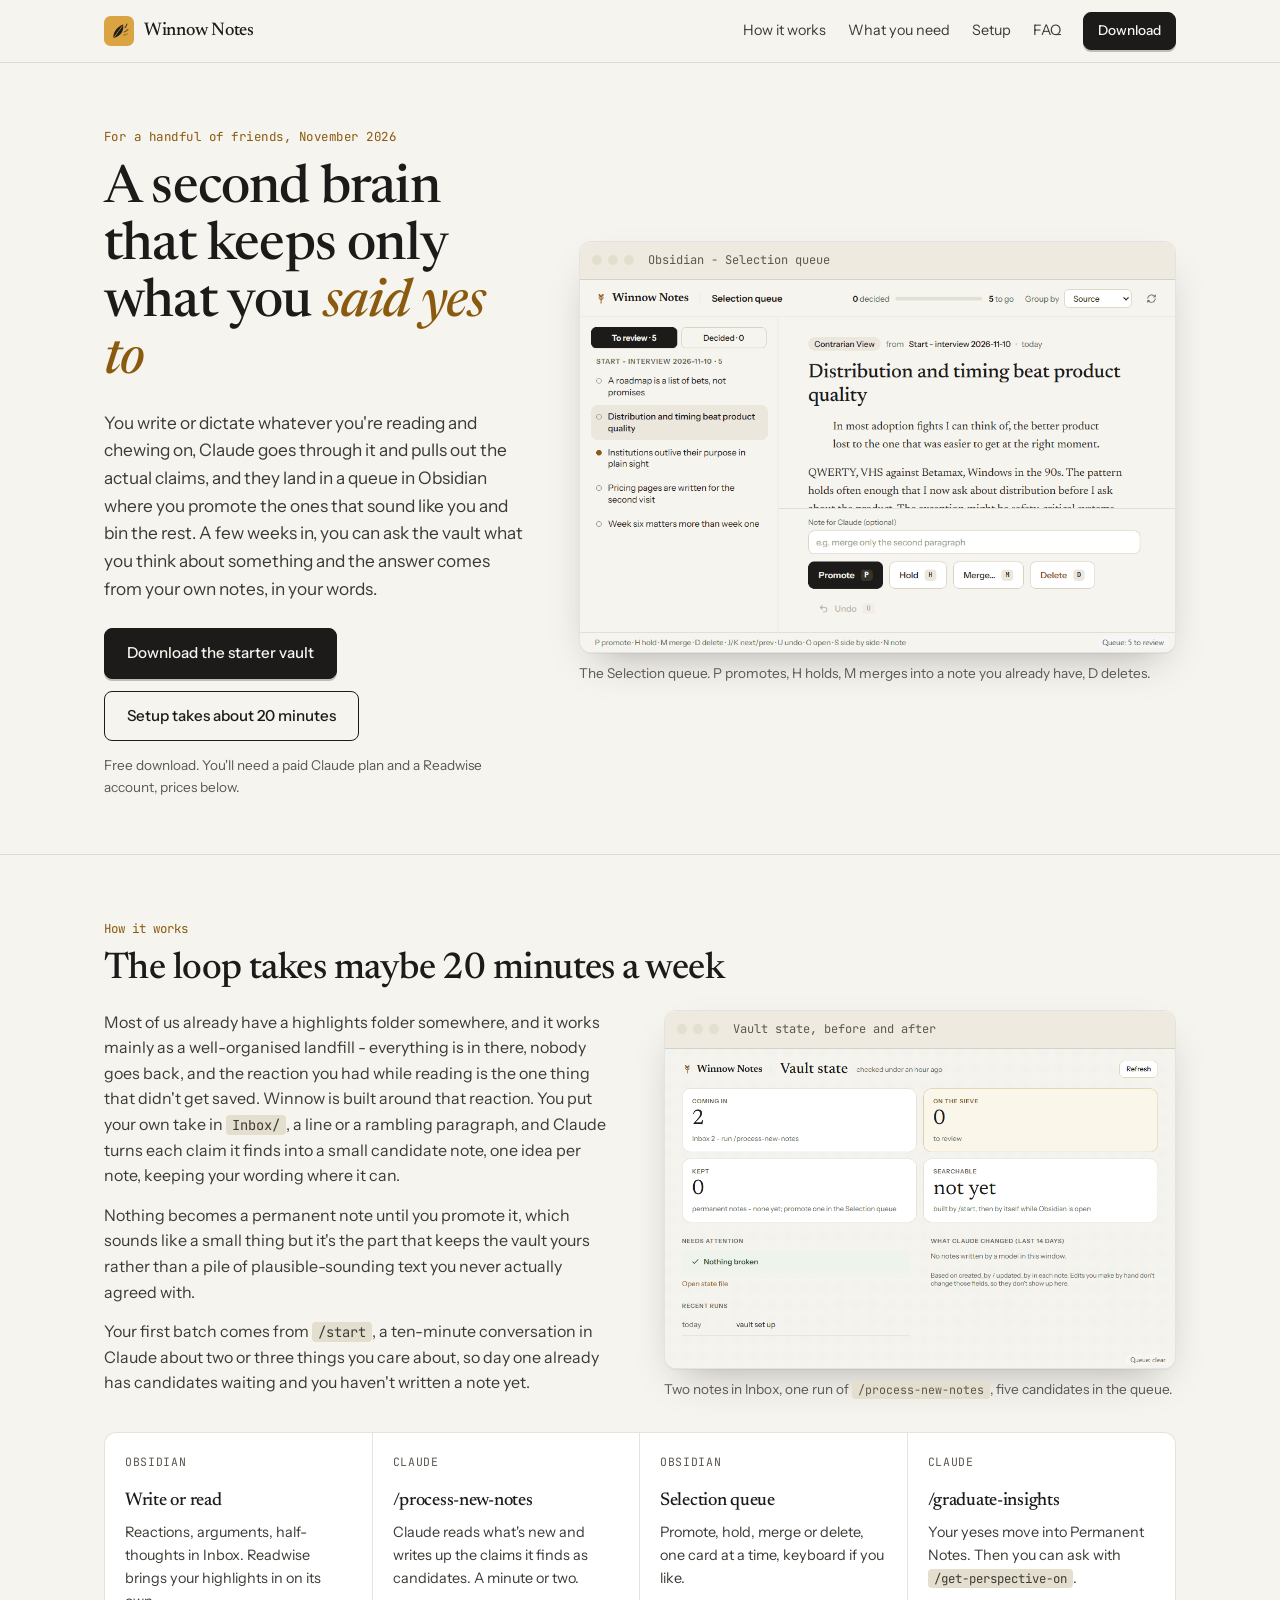
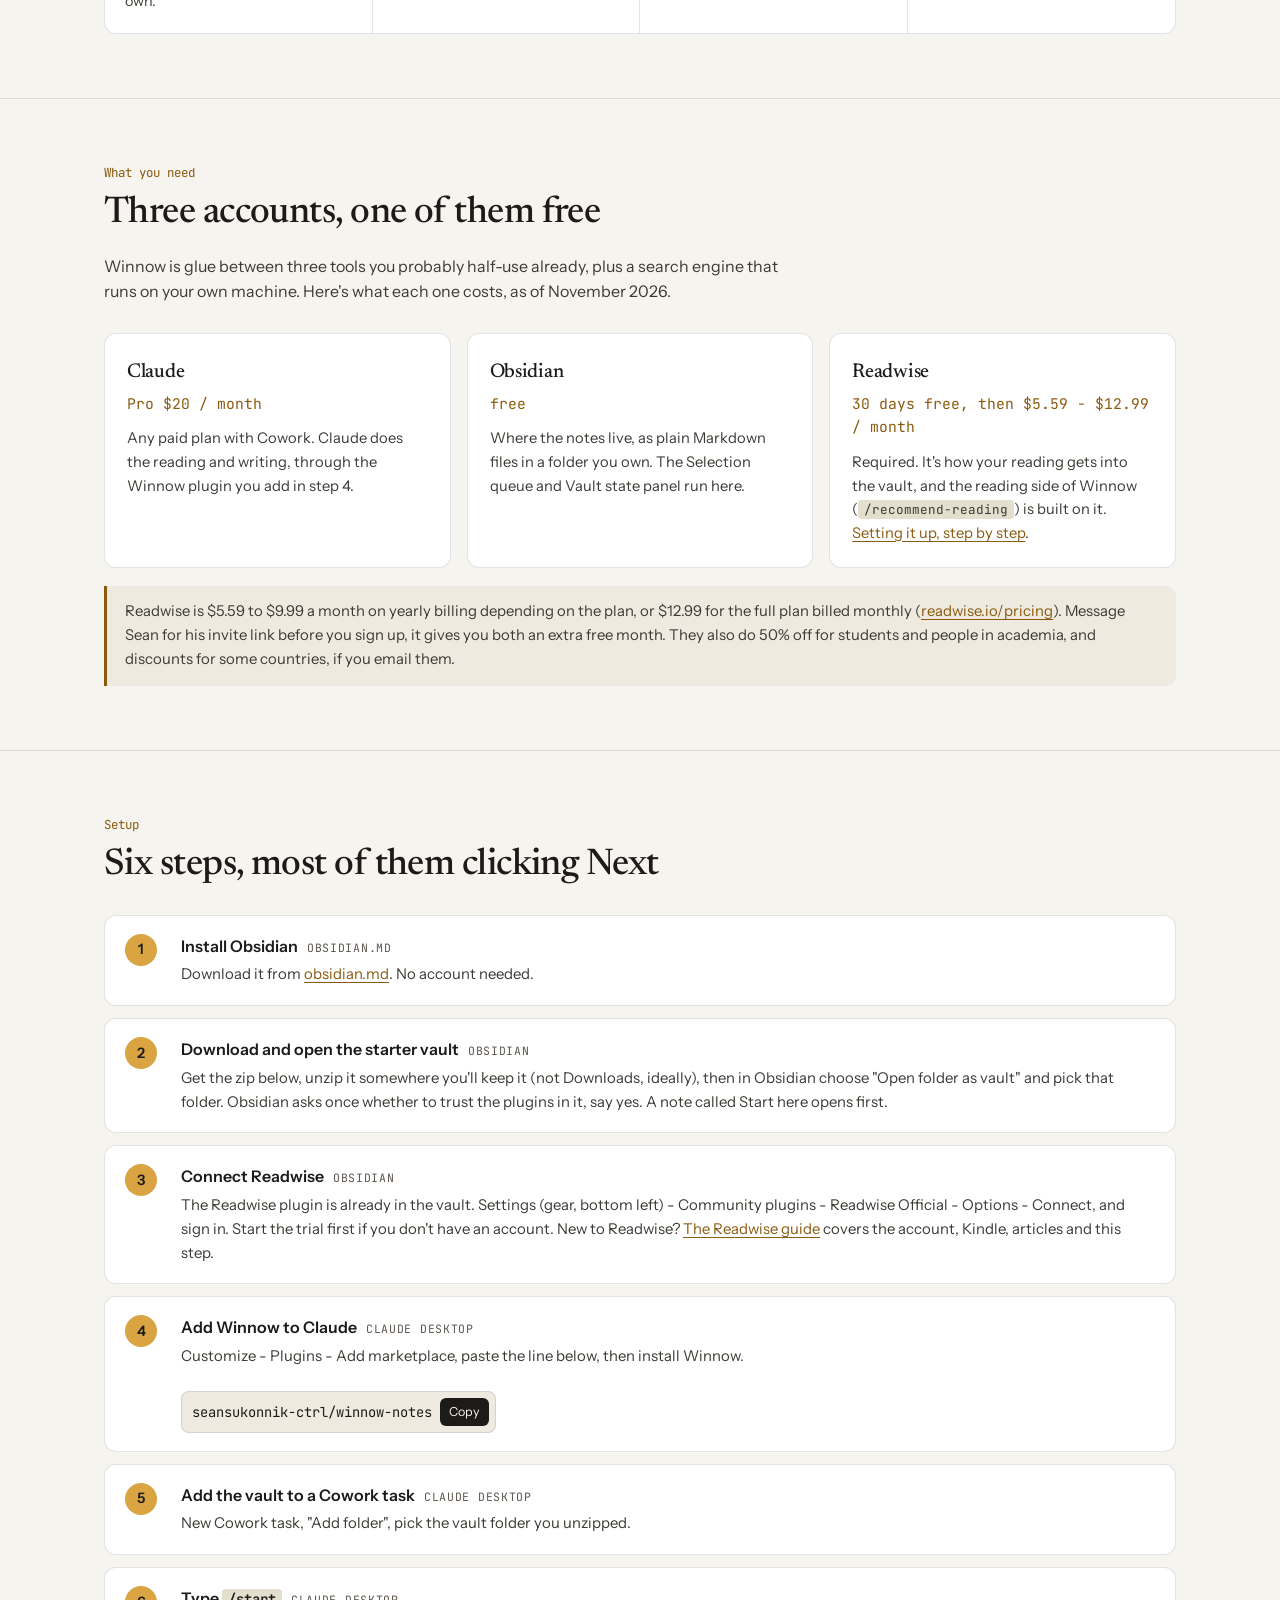
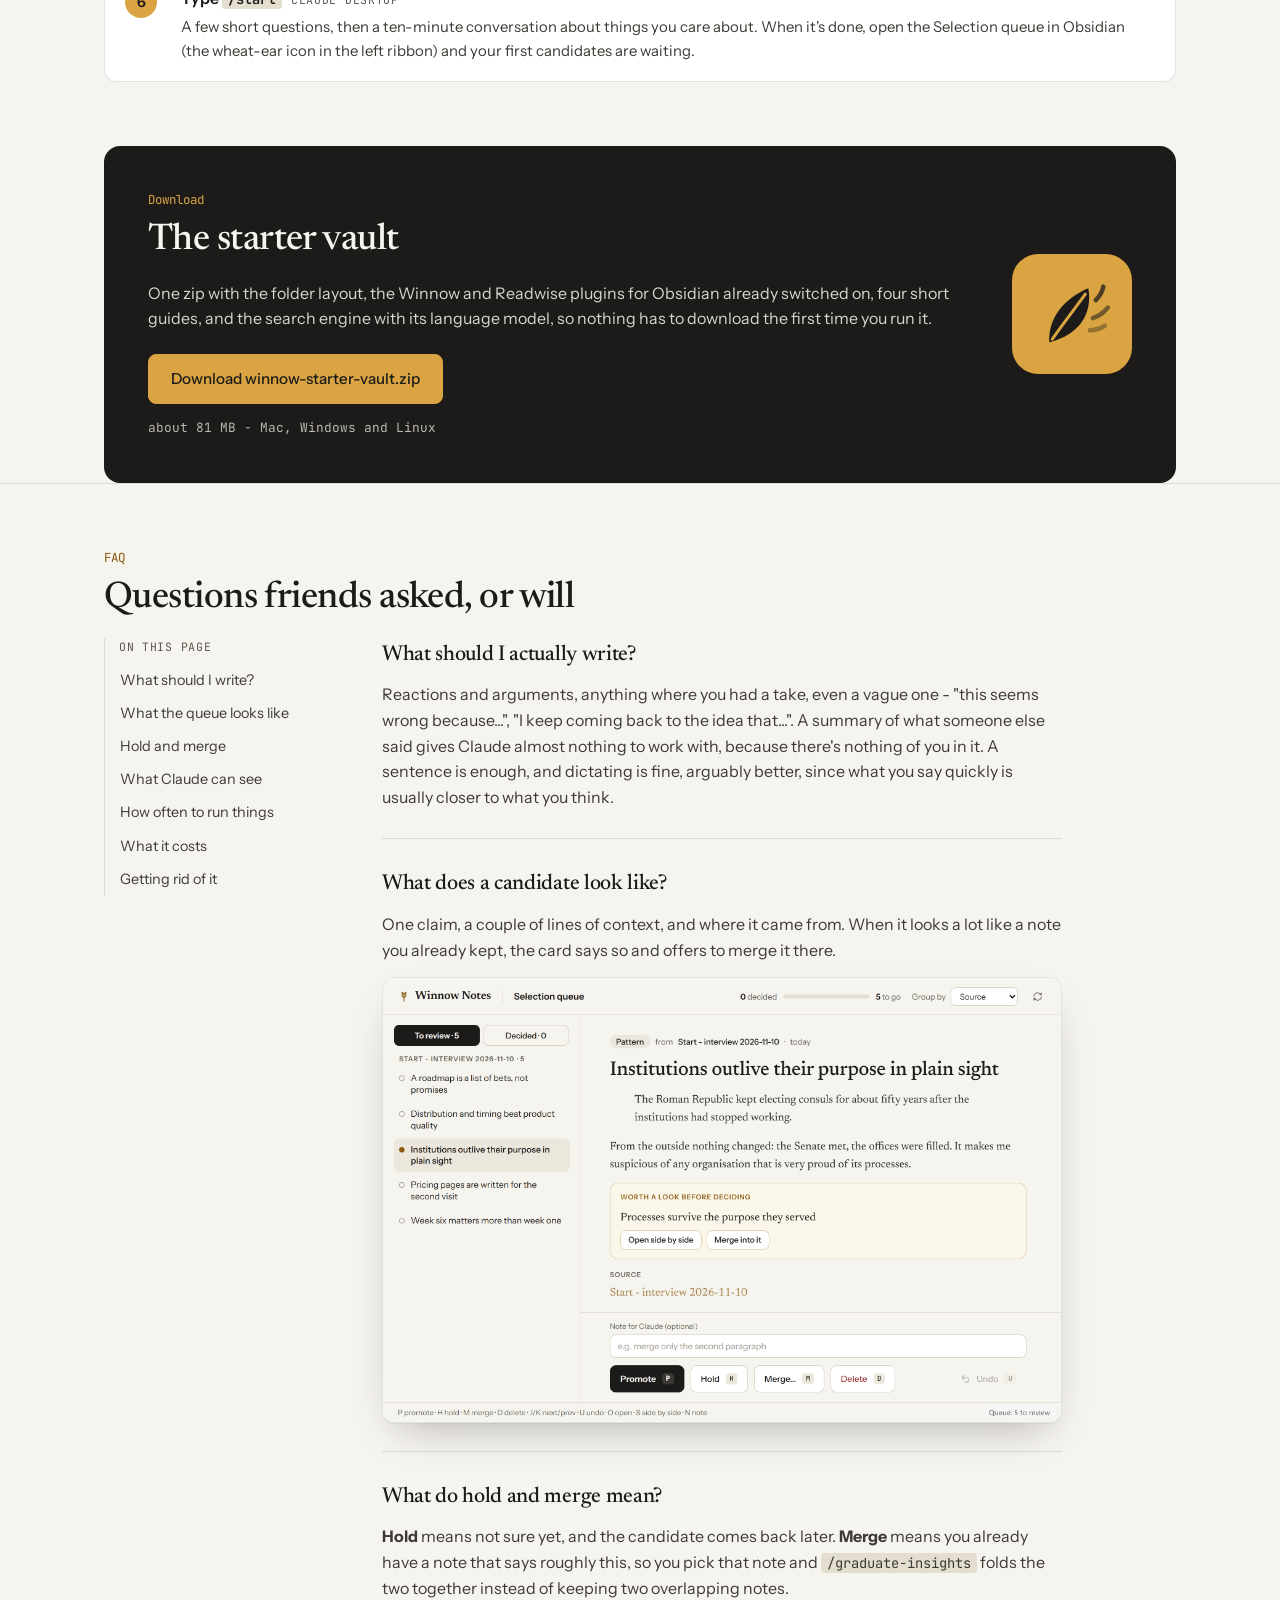
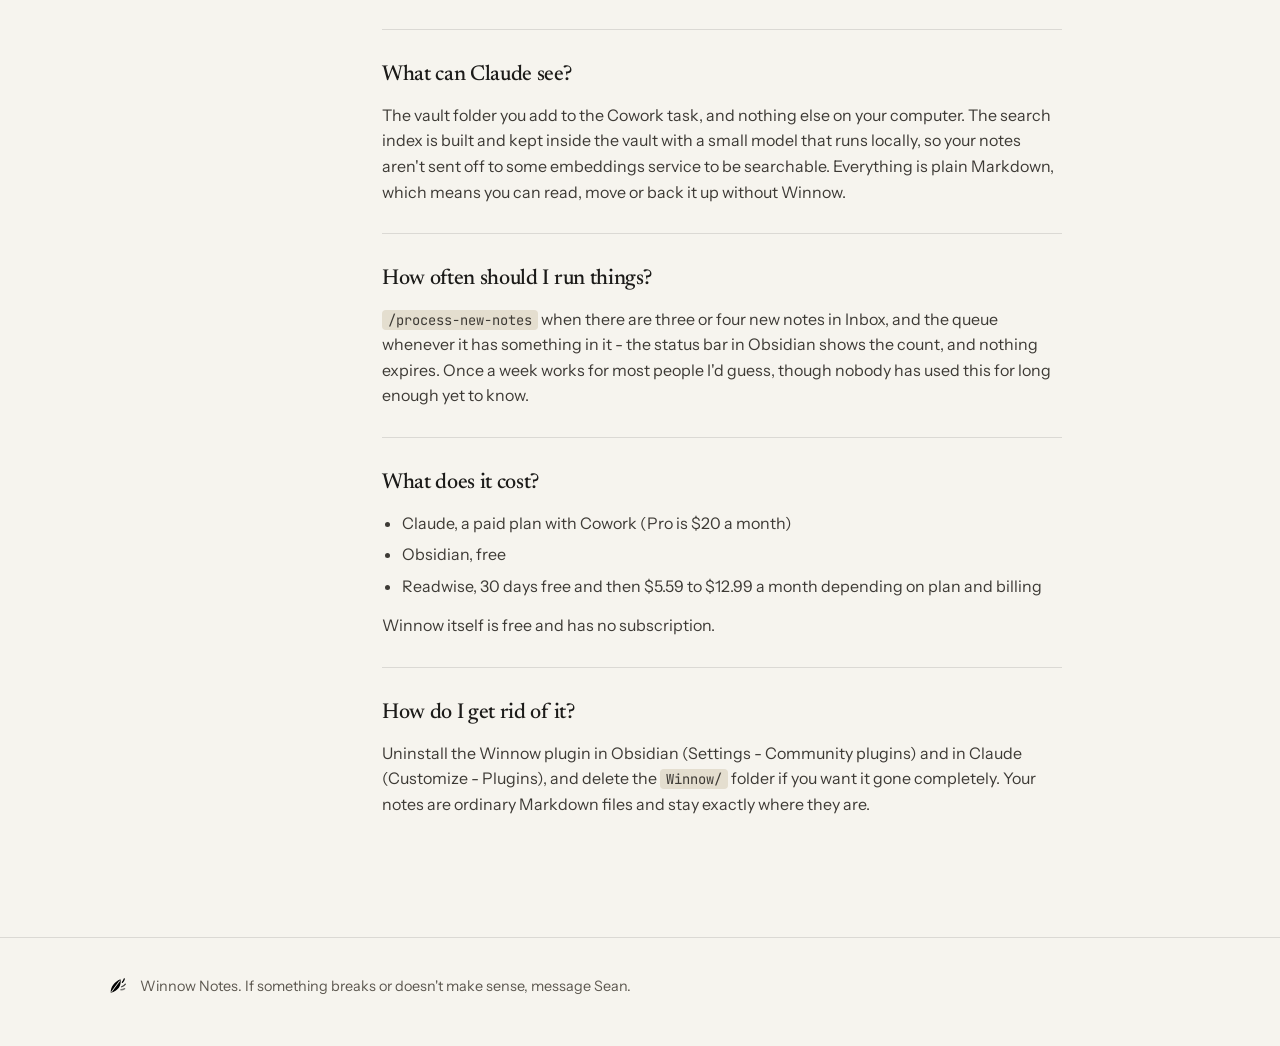
<file: site/index.html>
<!DOCTYPE html>
<html lang="en">
<head>
<meta charset="UTF-8">
<meta name="viewport" content="width=device-width, initial-scale=1.0">
<meta name="robots" content="noindex">
<meta name="description" content="Winnow Notes - Claude reads what you write, proposes the claims it finds, and keeps only the ones you say yes to. Built on Obsidian, Claude and Readwise.">
<title>Winnow Notes</title>
<link rel="icon" href="assets/winnow-mark-B1-gold-tile.svg" type="image/svg+xml">
<link rel="preconnect" href="https://fonts.googleapis.com">
<link rel="preconnect" href="https://fonts.gstatic.com" crossorigin>
<link href="https://fonts.googleapis.com/css2?family=Newsreader:ital,opsz,wght@0,6..72,400;0,6..72,500;0,6..72,600;1,6..72,400&family=Instrument+Sans:wght@400;500;600&family=JetBrains+Mono:wght@400;500&display=swap" rel="stylesheet">
<link rel="stylesheet" href="assets/site.css">
</head>
<body>

<header class="nav">
  <div class="nav-in">
    <img class="logo" src="assets/winnow-mark-B1-gold-tile.svg" alt="" width="30" height="30">
    <a href="#top" class="wordmark">Winnow Notes</a>
    <nav class="nav-links" aria-label="Page">
      <a href="#how">How it works</a>
      <a href="#need">What you need</a>
      <a href="#setup">Setup</a>
      <a href="#faq">FAQ</a>
      <a href="#download" class="btn">Download</a>
    </nav>
  </div>
</header>

<main id="top">
  <div class="wrap">
    <div class="hero">
      <div>
        <p class="eyebrow">For a handful of friends, November 2026</p>
        <h1>A second brain that keeps only what you <em>said yes to</em></h1>
        <p class="sub">You write or dictate whatever you're reading and chewing on, Claude goes through it and pulls out the actual claims, and they land in a queue in Obsidian where you promote the ones that sound like you and bin the rest. A few weeks in, you can ask the vault what you think about something and the answer comes from your own notes, in your words.</p>
        <div class="cta">
          <a href="#download" class="btn">Download the starter vault</a>
          <a href="#setup" class="btn btn-ghost">Setup takes about 20 minutes</a>
        </div>
        <p class="small">Free download. You'll need a paid Claude plan and a Readwise account, prices below.</p>
      </div>
      <figure>
        <div class="window">
          <div class="window-bar"><i></i><i></i><i></i><span>Obsidian - Selection queue</span></div>
          <img src="assets/selection-queue.gif" width="960" height="600" alt="The Selection queue in Obsidian. A list of candidate notes on the left, one open card on the right with its claim and source, and Promote, Hold, Merge and Delete buttons. The animation promotes one card, holds the next and merges a third into an existing note.">
        </div>
        <figcaption>The Selection queue. P promotes, H holds, M merges into a note you already have, D deletes.</figcaption>
      </figure>
    </div>
  </div>

  <section id="how">
    <div class="wrap">
      <p class="label">How it works</p>
      <h2>The loop takes maybe 20 minutes a week</h2>
      <div class="split">
        <div class="prose">
          <p>Most of us already have a highlights folder somewhere, and it works mainly as a well-organised landfill - everything is in there, nobody goes back, and the reaction you had while reading is the one thing that didn't get saved. Winnow is built around that reaction. You put your own take in <code>Inbox/</code>, a line or a rambling paragraph, and Claude turns each claim it finds into a small candidate note, one idea per note, keeping your wording where it can.</p>
          <p>Nothing becomes a permanent note until you promote it, which sounds like a small thing but it's the part that keeps the vault yours rather than a pile of plausible-sounding text you never actually agreed with.</p>
          <p>Your first batch comes from <code>/start</code>, a ten-minute conversation in Claude about two or three things you care about, so day one already has candidates waiting and you haven't written a note yet.</p>
        </div>
        <figure>
          <div class="window">
            <div class="window-bar"><i></i><i></i><i></i><span>Vault state, before and after</span></div>
            <img src="assets/candidates-appear.gif" width="960" height="600" loading="lazy" alt="The Vault state panel with two notes waiting in Inbox, then the same panel after the run with five candidates waiting, then the Selection queue showing those five candidates.">
          </div>
          <figcaption>Two notes in Inbox, one run of <code>/process-new-notes</code>, five candidates in the queue.</figcaption>
        </figure>
      </div>
      <div class="loop">
        <div><p class="where">Obsidian</p><h3>Write or read</h3><p>Reactions, arguments, half-thoughts in Inbox. Readwise brings your highlights in on its own.</p></div>
        <div><p class="where">Claude</p><h3>/process-new-notes</h3><p>Claude reads what's new and writes up the claims it finds as candidates. A minute or two.</p></div>
        <div><p class="where">Obsidian</p><h3>Selection queue</h3><p>Promote, hold, merge or delete, one card at a time, keyboard if you like.</p></div>
        <div><p class="where">Claude</p><h3>/graduate-insights</h3><p>Your yeses move into Permanent Notes. Then you can ask with <code>/get-perspective-on</code>.</p></div>
      </div>
    </div>
  </section>

  <section id="need">
    <div class="wrap">
      <p class="label">What you need</p>
      <h2>Three accounts, one of them free</h2>
      <p class="prose">Winnow is glue between three tools you probably half-use already, plus a search engine that runs on your own machine. Here's what each one costs, as of November 2026.</p>
      <div class="needs">
        <div class="need">
          <h3>Claude</h3>
          <p class="price">Pro $20 / month</p>
          <p>Any paid plan with Cowork. Claude does the reading and writing, through the Winnow plugin you add in step 4.</p>
        </div>
        <div class="need">
          <h3>Obsidian</h3>
          <p class="price">free</p>
          <p>Where the notes live, as plain Markdown files in a folder you own. The Selection queue and Vault state panel run here.</p>
        </div>
        <div class="need">
          <h3>Readwise</h3>
          <p class="price">30 days free, then $5.59 - $12.99 / month</p>
          <p>Required. It's how your reading gets into the vault, and the reading side of Winnow (<code>/recommend-reading</code>) is built on it. <a href="readwise.html">Setting it up, step by step</a>.</p>
        </div>
      </div>
      <div class="note">
        <p>Readwise is $5.59 to $9.99 a month on yearly billing depending on the plan, or $12.99 for the full plan billed monthly (<a href="https://readwise.io/pricing" target="_blank" rel="noopener">readwise.io/pricing</a>). Message Sean for his invite link before you sign up, it gives you both an extra free month. They also do 50% off for students and people in academia, and discounts for some countries, if you email them.</p>
      </div>
    </div>
  </section>

  <section id="setup">
    <div class="wrap">
      <p class="label">Setup</p>
      <h2>Six steps, most of them clicking Next</h2>
      <ol class="steps">
        <li><div><h3>Install Obsidian <span class="where">obsidian.md</span></h3><p>Download it from <a href="https://obsidian.md" target="_blank" rel="noopener">obsidian.md</a>. No account needed.</p></div></li>
        <li><div><h3>Download and open the starter vault <span class="where">Obsidian</span></h3><p>Get the zip below, unzip it somewhere you'll keep it (not Downloads, ideally), then in Obsidian choose "Open folder as vault" and pick that folder. Obsidian asks once whether to trust the plugins in it, say yes. A note called Start here opens first.</p></div></li>
        <li><div><h3>Connect Readwise <span class="where">Obsidian</span></h3><p>The Readwise plugin is already in the vault. Settings (gear, bottom left) - Community plugins - Readwise Official - Options - Connect, and sign in. Start the trial first if you don't have an account. New to Readwise? <a href="readwise.html">The Readwise guide</a> covers the account, Kindle, articles and this step.</p></div></li>
        <li><div><h3>Add Winnow to Claude <span class="where">Claude desktop</span></h3><p>Customize - Plugins - Add marketplace, paste the line below, then install Winnow.</p>
          <div class="copybox"><span id="repo">seansukonnik-ctrl/winnow-notes</span><button type="button" data-copy="repo">Copy</button></div></div></li>
        <li><div><h3>Add the vault to a Cowork task <span class="where">Claude desktop</span></h3><p>New Cowork task, "Add folder", pick the vault folder you unzipped.</p></div></li>
        <li><div><h3>Type <code>/start</code> <span class="where">Claude desktop</span></h3><p>A few short questions, then a ten-minute conversation about things you care about. When it's done, open the Selection queue in Obsidian (the wheat-ear icon in the left ribbon) and your first candidates are waiting.</p></div></li>
      </ol>
    </div>
  </section>

  <div class="wrap" id="download">
    <div class="download">
      <div>
        <p class="label">Download</p>
        <h2>The starter vault</h2>
        <p>One zip with the folder layout, the Winnow and Readwise plugins for Obsidian already switched on, four short guides, and the search engine with its language model, so nothing has to download the first time you run it.</p>
        <p style="margin-top:22px"><a class="btn btn-gold" href="https://github.com/seansukonnik-ctrl/winnow-notes/releases/latest/download/winnow-starter-vault.zip">Download winnow-starter-vault.zip</a></p>
        <p class="meta">about 81 MB - Mac, Windows and Linux</p>
      </div>
      <img src="assets/winnow-mark-B1-gold-tile.svg" alt="" width="120" height="120">
    </div>
  </div>

  <section id="faq">
    <div class="wrap">
      <p class="label">FAQ</p>
      <h2>Questions friends asked, or will</h2>
      <div class="docs">
        <nav aria-label="FAQ">
          <p>On this page</p>
          <a href="#q-write">What should I write?</a>
          <a href="#q-queue">What the queue looks like</a>
          <a href="#q-hold">Hold and merge</a>
          <a href="#q-see">What Claude can see</a>
          <a href="#q-often">How often to run things</a>
          <a href="#q-cost">What it costs</a>
          <a href="#q-remove">Getting rid of it</a>
        </nav>
        <div>
          <div class="qa" id="q-write">
            <h3>What should I actually write?</h3>
            <p>Reactions and arguments, anything where you had a take, even a vague one - "this seems wrong because...", "I keep coming back to the idea that...". A summary of what someone else said gives Claude almost nothing to work with, because there's nothing of you in it. A sentence is enough, and dictating is fine, arguably better, since what you say quickly is usually closer to what you think.</p>
          </div>
          <div class="qa" id="q-queue">
            <h3>What does a candidate look like?</h3>
            <p>One claim, a couple of lines of context, and where it came from. When it looks a lot like a note you already kept, the card says so and offers to merge it there.</p>
            <figure><div class="window"><img src="assets/queue-duplicate.png" width="1100" height="720" loading="lazy" alt="A candidate card titled 'Institutions outlive their purpose in plain sight', with its claim, a paragraph of context, and a highlighted box saying it is worth a look before deciding because it resembles the existing note 'Processes survive the purpose they served', with buttons to open both side by side or merge."></div></figure>
          </div>
          <div class="qa" id="q-hold">
            <h3>What do hold and merge mean?</h3>
            <p><strong>Hold</strong> means not sure yet, and the candidate comes back later. <strong>Merge</strong> means you already have a note that says roughly this, so you pick that note and <code>/graduate-insights</code> folds the two together instead of keeping two overlapping notes.</p>
          </div>
          <div class="qa" id="q-see">
            <h3>What can Claude see?</h3>
            <p>The vault folder you add to the Cowork task, and nothing else on your computer. The search index is built and kept inside the vault with a small model that runs locally, so your notes aren't sent off to some embeddings service to be searchable. Everything is plain Markdown, which means you can read, move or back it up without Winnow.</p>
          </div>
          <div class="qa" id="q-often">
            <h3>How often should I run things?</h3>
            <p><code>/process-new-notes</code> when there are three or four new notes in Inbox, and the queue whenever it has something in it - the status bar in Obsidian shows the count, and nothing expires. Once a week works for most people I'd guess, though nobody has used this for long enough yet to know.</p>
          </div>
          <div class="qa" id="q-cost">
            <h3>What does it cost?</h3>
            <ul>
              <li>Claude, a paid plan with Cowork (Pro is $20 a month)</li>
              <li>Obsidian, free</li>
              <li>Readwise, 30 days free and then $5.59 to $12.99 a month depending on plan and billing</li>
            </ul>
            <p>Winnow itself is free and has no subscription.</p>
          </div>
          <div class="qa" id="q-remove">
            <h3>How do I get rid of it?</h3>
            <p>Uninstall the Winnow plugin in Obsidian (Settings - Community plugins) and in Claude (Customize - Plugins), and delete the <code>Winnow/</code> folder if you want it gone completely. Your notes are ordinary Markdown files and stay exactly where they are.</p>
          </div>
        </div>
      </div>
    </div>
  </section>
</main>

<footer>
  <div class="wrap">
    <img src="assets/winnow-mark-mono.svg" alt="" width="24" height="24">
    <span>Winnow Notes. If something breaks or doesn't make sense, message Sean.</span>
  </div>
</footer>

<script>
  document.querySelectorAll("[data-copy]").forEach(function (b) {
    b.addEventListener("click", function () {
      var t = document.getElementById(b.dataset.copy).textContent;
      try { navigator.clipboard.writeText(t).then(function () { b.textContent = "Copied"; setTimeout(function () { b.textContent = "Copy"; }, 1500); }); } catch (e) {}
    });
  });
</script>
</body>
</html>
</file>
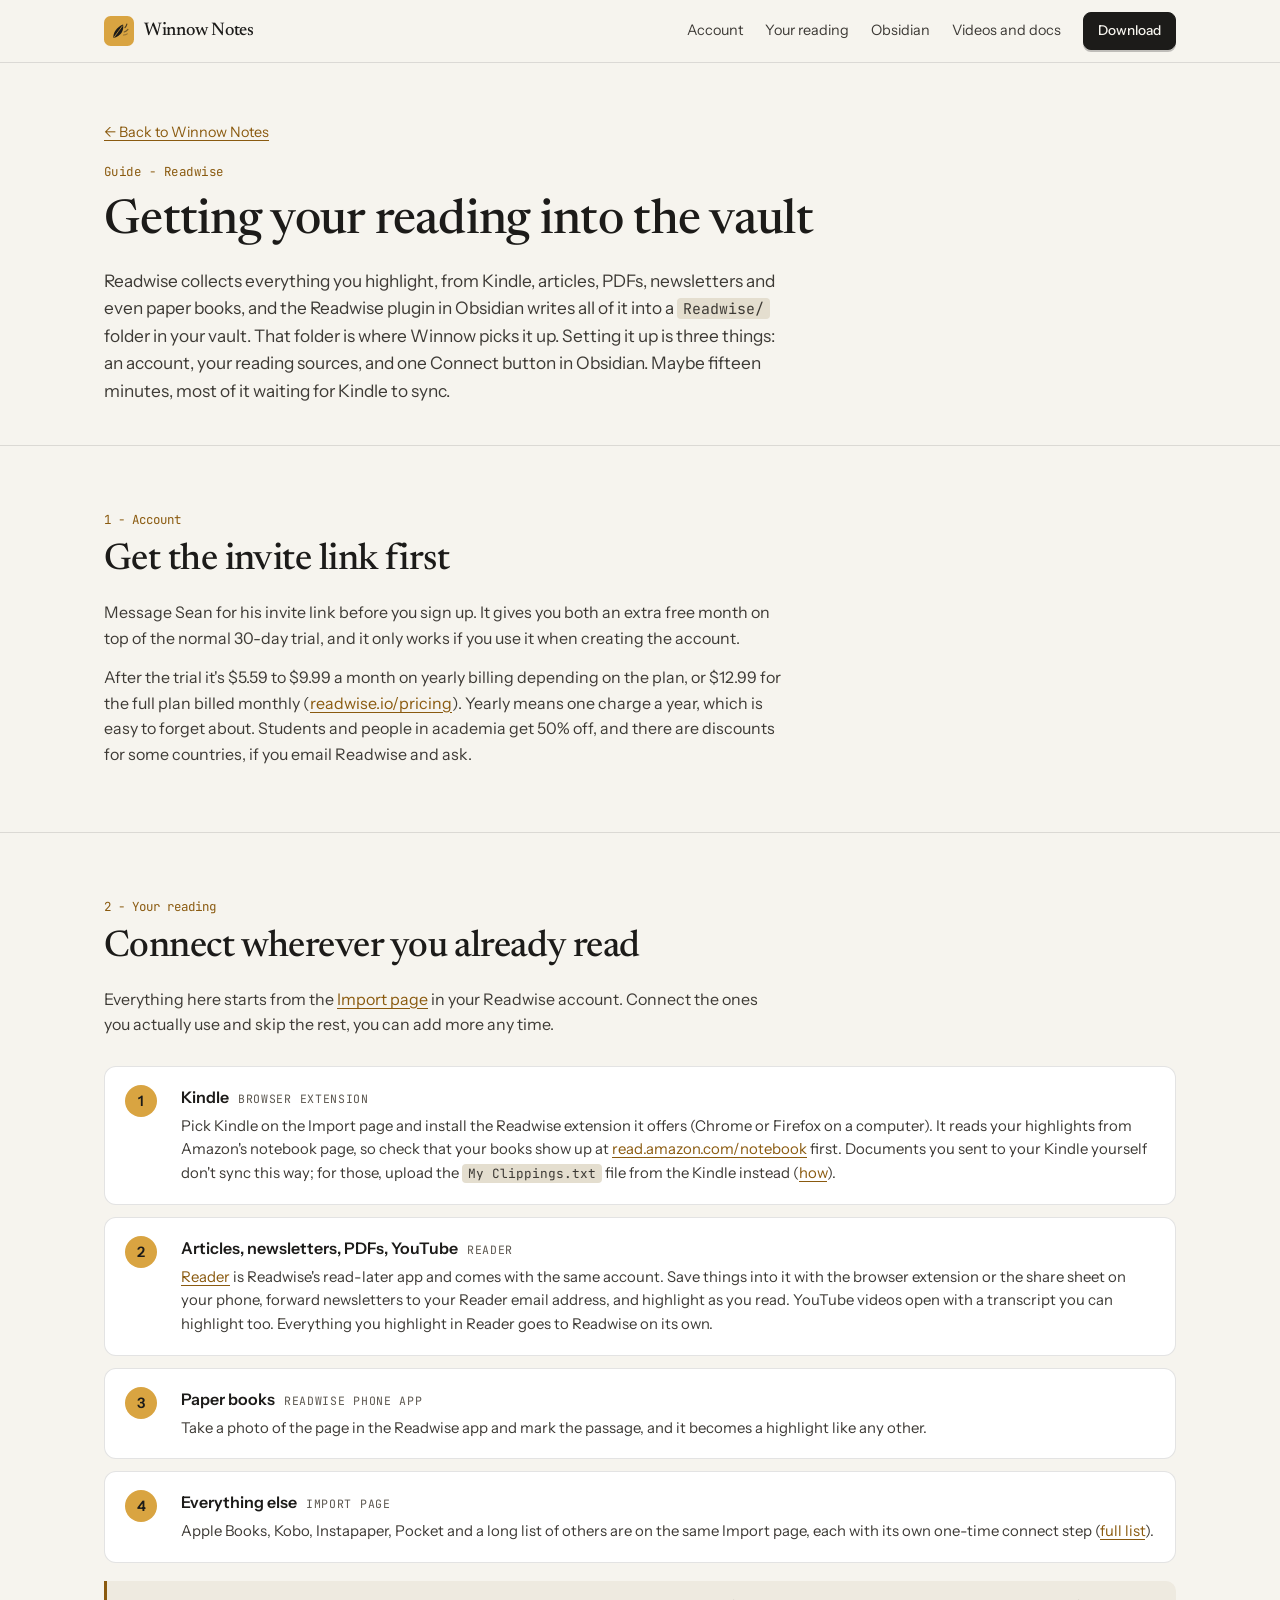
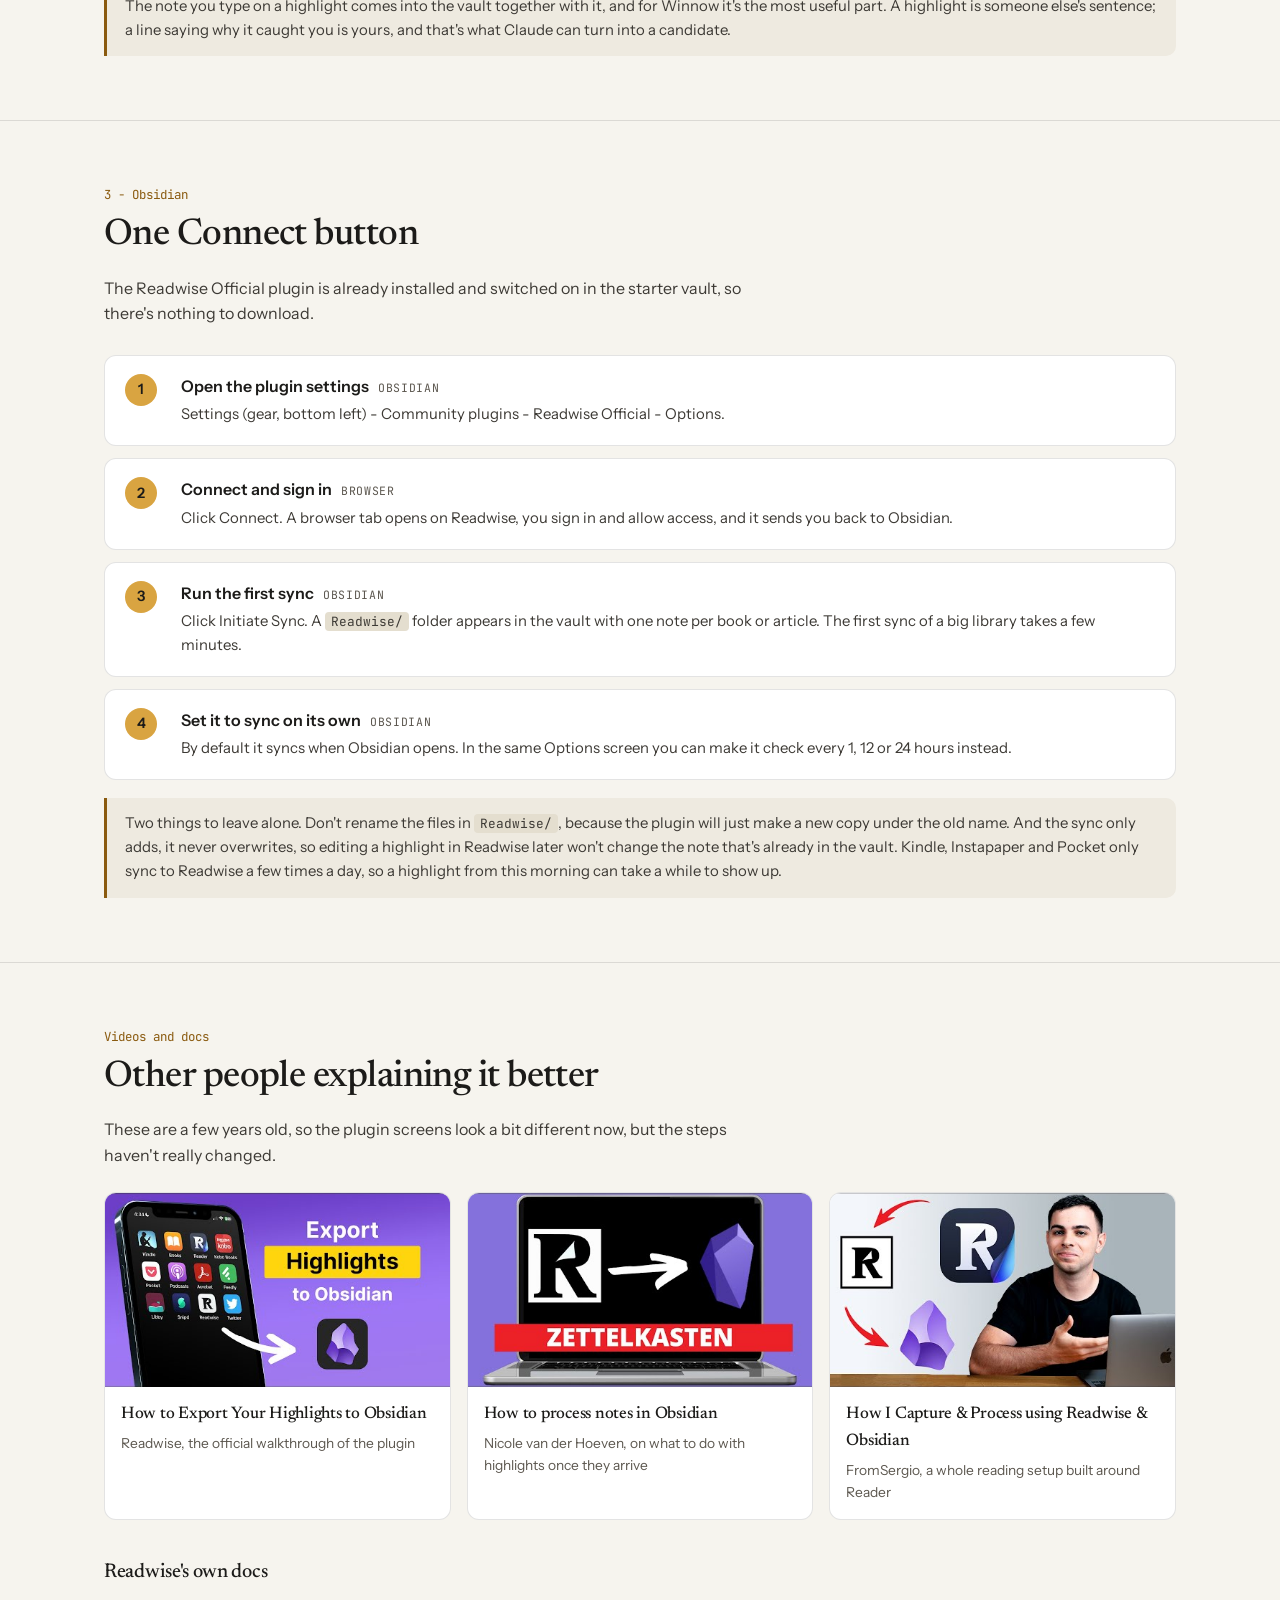
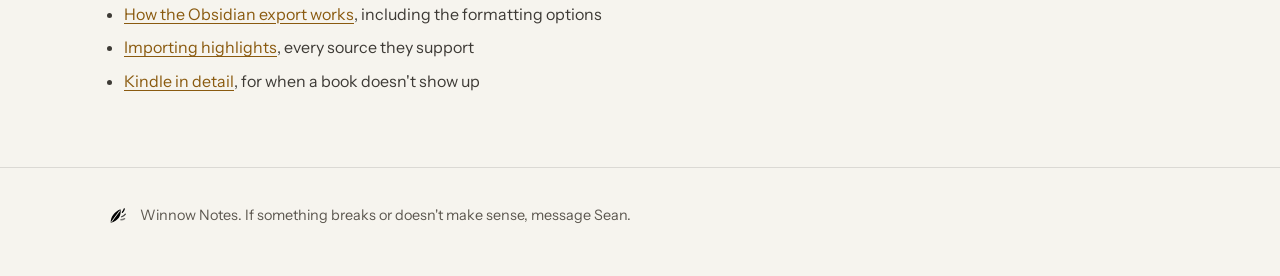
<file: site/readwise.html>
<!DOCTYPE html>
<html lang="en">
<head>
<meta charset="UTF-8">
<meta name="viewport" content="width=device-width, initial-scale=1.0">
<meta name="robots" content="noindex">
<meta name="description" content="Setting up Readwise for Winnow Notes: the account, your reading sources, and the Obsidian connection.">
<title>Readwise setup - Winnow Notes</title>
<link rel="icon" href="assets/winnow-mark-B1-gold-tile.svg" type="image/svg+xml">
<link rel="preconnect" href="https://fonts.googleapis.com">
<link rel="preconnect" href="https://fonts.gstatic.com" crossorigin>
<link href="https://fonts.googleapis.com/css2?family=Newsreader:ital,opsz,wght@0,6..72,400;0,6..72,500;0,6..72,600;1,6..72,400&family=Instrument+Sans:wght@400;500;600&family=JetBrains+Mono:wght@400;500&display=swap" rel="stylesheet">
<link rel="stylesheet" href="assets/site.css">
</head>
<body>

<header class="nav">
  <div class="nav-in">
    <img class="logo" src="assets/winnow-mark-B1-gold-tile.svg" alt="" width="30" height="30">
    <a href="index.html" class="wordmark">Winnow Notes</a>
    <nav class="nav-links" aria-label="Page">
      <a href="#account">Account</a>
      <a href="#sources">Your reading</a>
      <a href="#obsidian">Obsidian</a>
      <a href="#more">Videos and docs</a>
      <a href="index.html#download" class="btn">Download</a>
    </nav>
  </div>
</header>

<main id="top">
  <div class="wrap guide-head">
    <a class="back" href="index.html">&larr; Back to Winnow Notes</a>
    <p class="eyebrow">Guide - Readwise</p>
    <h1>Getting your reading into the vault</h1>
    <p class="sub">Readwise collects everything you highlight, from Kindle, articles, PDFs, newsletters and even paper books, and the Readwise plugin in Obsidian writes all of it into a <code>Readwise/</code> folder in your vault. That folder is where Winnow picks it up. Setting it up is three things: an account, your reading sources, and one Connect button in Obsidian. Maybe fifteen minutes, most of it waiting for Kindle to sync.</p>
  </div>

  <section id="account">
    <div class="wrap">
      <p class="label">1 - Account</p>
      <h2>Get the invite link first</h2>
      <div class="prose">
        <p>Message Sean for his invite link before you sign up. It gives you both an extra free month on top of the normal 30-day trial, and it only works if you use it when creating the account.</p>
        <p>After the trial it's $5.59 to $9.99 a month on yearly billing depending on the plan, or $12.99 for the full plan billed monthly (<a href="https://readwise.io/pricing" target="_blank" rel="noopener">readwise.io/pricing</a>). Yearly means one charge a year, which is easy to forget about. Students and people in academia get 50% off, and there are discounts for some countries, if you email Readwise and ask.</p>
      </div>
    </div>
  </section>

  <section id="sources">
    <div class="wrap">
      <p class="label">2 - Your reading</p>
      <h2>Connect wherever you already read</h2>
      <p class="prose">Everything here starts from the <a href="https://readwise.io/welcome/sync" target="_blank" rel="noopener">Import page</a> in your Readwise account. Connect the ones you actually use and skip the rest, you can add more any time.</p>
      <ol class="steps">
        <li><div><h3>Kindle <span class="where">browser extension</span></h3><p>Pick Kindle on the Import page and install the Readwise extension it offers (Chrome or Firefox on a computer). It reads your highlights from Amazon's notebook page, so check that your books show up at <a href="https://read.amazon.com/notebook" target="_blank" rel="noopener">read.amazon.com/notebook</a> first. Documents you sent to your Kindle yourself don't sync this way; for those, upload the <code>My Clippings.txt</code> file from the Kindle instead (<a href="https://docs.readwise.io/readwise/docs/importing-highlights/kindle" target="_blank" rel="noopener">how</a>).</p></div></li>
        <li><div><h3>Articles, newsletters, PDFs, YouTube <span class="where">Reader</span></h3><p><a href="https://read.readwise.io" target="_blank" rel="noopener">Reader</a> is Readwise's read-later app and comes with the same account. Save things into it with the browser extension or the share sheet on your phone, forward newsletters to your Reader email address, and highlight as you read. YouTube videos open with a transcript you can highlight too. Everything you highlight in Reader goes to Readwise on its own.</p></div></li>
        <li><div><h3>Paper books <span class="where">Readwise phone app</span></h3><p>Take a photo of the page in the Readwise app and mark the passage, and it becomes a highlight like any other.</p></div></li>
        <li><div><h3>Everything else <span class="where">Import page</span></h3><p>Apple Books, Kobo, Instapaper, Pocket and a long list of others are on the same Import page, each with its own one-time connect step (<a href="https://docs.readwise.io/readwise/docs/importing-highlights" target="_blank" rel="noopener">full list</a>).</p></div></li>
      </ol>
      <div class="note">
        <p>The note you type on a highlight comes into the vault together with it, and for Winnow it's the most useful part. A highlight is someone else's sentence; a line saying why it caught you is yours, and that's what Claude can turn into a candidate.</p>
      </div>
    </div>
  </section>

  <section id="obsidian">
    <div class="wrap">
      <p class="label">3 - Obsidian</p>
      <h2>One Connect button</h2>
      <p class="prose">The Readwise Official plugin is already installed and switched on in the starter vault, so there's nothing to download.</p>
      <ol class="steps">
        <li><div><h3>Open the plugin settings <span class="where">Obsidian</span></h3><p>Settings (gear, bottom left) - Community plugins - Readwise Official - Options.</p></div></li>
        <li><div><h3>Connect and sign in <span class="where">browser</span></h3><p>Click Connect. A browser tab opens on Readwise, you sign in and allow access, and it sends you back to Obsidian.</p></div></li>
        <li><div><h3>Run the first sync <span class="where">Obsidian</span></h3><p>Click Initiate Sync. A <code>Readwise/</code> folder appears in the vault with one note per book or article. The first sync of a big library takes a few minutes.</p></div></li>
        <li><div><h3>Set it to sync on its own <span class="where">Obsidian</span></h3><p>By default it syncs when Obsidian opens. In the same Options screen you can make it check every 1, 12 or 24 hours instead.</p></div></li>
      </ol>
      <div class="note">
        <p>Two things to leave alone. Don't rename the files in <code>Readwise/</code>, because the plugin will just make a new copy under the old name. And the sync only adds, it never overwrites, so editing a highlight in Readwise later won't change the note that's already in the vault. Kindle, Instapaper and Pocket only sync to Readwise a few times a day, so a highlight from this morning can take a while to show up.</p>
      </div>
    </div>
  </section>

  <section id="more">
    <div class="wrap">
      <p class="label">Videos and docs</p>
      <h2>Other people explaining it better</h2>
      <p class="prose">These are a few years old, so the plugin screens look a bit different now, but the steps haven't really changed.</p>
      <div class="videos">
        <a class="video" href="https://www.youtube.com/watch?v=DOYwwdDC9LQ" target="_blank" rel="noopener">
          <img src="assets/yt-DOYwwdDC9LQ.jpg" width="480" height="270" alt="">
          <div><h3>How to Export Your Highlights to Obsidian</h3><p>Readwise, the official walkthrough of the plugin</p></div>
        </a>
        <a class="video" href="https://www.youtube.com/watch?v=Rw1L5sxlnuU" target="_blank" rel="noopener">
          <img src="assets/yt-Rw1L5sxlnuU.jpg" width="480" height="270" alt="">
          <div><h3>How to process notes in Obsidian</h3><p>Nicole van der Hoeven, on what to do with highlights once they arrive</p></div>
        </a>
        <a class="video" href="https://www.youtube.com/watch?v=CH84CsBViOs" target="_blank" rel="noopener">
          <img src="assets/yt-CH84CsBViOs.jpg" width="480" height="270" alt="">
          <div><h3>How I Capture &amp; Process using Readwise &amp; Obsidian</h3><p>FromSergio, a whole reading setup built around Reader</p></div>
        </a>
      </div>
      <h3 style="margin-top:36px;font-size:1.25rem">Readwise's own docs</h3>
      <ul class="links">
        <li><a href="https://docs.readwise.io/readwise/docs/exporting-highlights/obsidian" target="_blank" rel="noopener">How the Obsidian export works</a>, including the formatting options</li>
        <li><a href="https://docs.readwise.io/readwise/docs/importing-highlights" target="_blank" rel="noopener">Importing highlights</a>, every source they support</li>
        <li><a href="https://docs.readwise.io/readwise/docs/importing-highlights/kindle" target="_blank" rel="noopener">Kindle in detail</a>, for when a book doesn't show up</li>
      </ul>
    </div>
  </section>
</main>

<footer>
  <div class="wrap">
    <img src="assets/winnow-mark-mono.svg" alt="" width="24" height="24">
    <span>Winnow Notes. If something breaks or doesn't make sense, message Sean.</span>
  </div>
</footer>
</body>
</html>
</file>
<file: site/assets/site.css>
:root {
  --ink: #1C1B19;
  --ink-2: #3d3a35;   /* body copy on paper, 10.3:1 */
  --ink-3: #5c574f;   /* secondary copy on paper, 6.5:1 */
  --paper: #F6F4EE;
  --paper-2: #EEEAE0; /* panels */
  --paper-3: #E4DECF; /* rules, tags */
  --gold: #D9A441;    /* only on ink, or as fill behind ink text */
  --ochre: #8A5A0F;   /* links and labels on paper, 5.4:1 (4.9:1 on paper-2) */
  --rule: rgba(28,27,25,0.12);
  --max: 1120px;
  --prose: 680px;
}
*, *::before, *::after { box-sizing: border-box; margin: 0; padding: 0; }
html { font-size: 16px; scroll-behavior: smooth; scroll-padding-top: 72px; }
body { background: var(--paper); color: var(--ink); font-family: 'Instrument Sans', system-ui, sans-serif; line-height: 1.6; -webkit-font-smoothing: antialiased; }
img { max-width: 100%; height: auto; display: block; }
h1, h2, h3, .wordmark { font-family: 'Newsreader', Georgia, serif; font-weight: 500; letter-spacing: -0.015em; }
code, kbd, .mono { font-family: 'JetBrains Mono', ui-monospace, monospace; font-size: 0.86em; }
code { background: var(--paper-3); padding: 1px 6px; border-radius: 4px; white-space: nowrap; }
kbd { border: 1px solid var(--rule); border-bottom-width: 2px; border-radius: 4px; padding: 0 5px; background: #fff; }
a { color: var(--ochre); text-underline-offset: 3px; }
a:hover { color: var(--ink); }
a:focus-visible, .btn:focus-visible { outline: 3px solid var(--gold); outline-offset: 2px; border-radius: 4px; }
p { color: var(--ink-2); margin-bottom: 14px; }
p:last-child { margin-bottom: 0; }

/* Nav */
.nav { position: sticky; top: 0; z-index: 10; background: rgba(246,244,238,0.94); backdrop-filter: blur(6px); border-bottom: 1px solid var(--rule); }
.nav-in { max-width: var(--max); margin: 0 auto; padding: 12px 24px; display: flex; align-items: center; gap: 10px; }
.nav .logo { width: 30px; height: 30px; }
.nav .wordmark { font-size: 1.15rem; color: var(--ink); text-decoration: none; }
.nav-links { margin-left: auto; display: flex; gap: 22px; align-items: center; }
.nav-links a { font-size: 0.9rem; color: var(--ink-2); text-decoration: none; }
.nav-links a:hover { color: var(--ochre); text-decoration: underline; }
.nav-links .btn { color: var(--paper); padding: 7px 14px; font-size: 0.85rem; }

.wrap { max-width: var(--max); margin: 0 auto; padding: 0 24px; }

/* Buttons */
.btn { display: inline-block; background: var(--ink); color: var(--paper); padding: 12px 22px; border-radius: 8px; text-decoration: none; font-weight: 500; font-size: 0.95rem; border: 1.5px solid var(--ink); box-shadow: 0 2px 0 rgba(28,27,25,0.25); transition: transform .1s, box-shadow .1s; }
.btn:hover { color: var(--paper); transform: translateY(-1px); box-shadow: 0 3px 0 rgba(28,27,25,0.25); }
.btn-ghost { background: transparent; color: var(--ink); box-shadow: none; }
.btn-ghost:hover { color: var(--ink); background: var(--paper-2); }
.btn-gold { background: var(--gold); color: var(--ink); border-color: var(--gold); }
.btn-gold:hover { color: var(--ink); }

/* Hero */
.hero { display: grid; grid-template-columns: minmax(0, 5fr) minmax(0, 7fr); gap: 48px; align-items: center; padding: 64px 0 56px; }
.eyebrow { font-family: 'JetBrains Mono', monospace; font-size: 0.78rem; letter-spacing: 0.04em; color: var(--ochre); margin-bottom: 14px; }
.hero h1 { font-size: clamp(2.1rem, 4.4vw, 3.3rem); line-height: 1.08; margin-bottom: 20px; }
.hero h1 em { font-style: italic; color: var(--ochre); }
.hero .sub { font-size: 1.08rem; margin-bottom: 26px; }
.hero .cta { display: flex; gap: 12px; flex-wrap: wrap; }
.hero .small { font-size: 0.85rem; color: var(--ink-3); margin-top: 14px; }

/* App window frame for screenshots */
.window { background: #fff; border: 1px solid var(--rule); border-radius: 12px; box-shadow: 0 1px 0 rgba(28,27,25,.04), 0 18px 40px -18px rgba(28,27,25,.35); overflow: hidden; }
.window-bar { display: flex; align-items: center; gap: 6px; padding: 9px 12px; background: var(--paper-2); border-bottom: 1px solid var(--rule); }
.window-bar i { width: 10px; height: 10px; border-radius: 50%; background: var(--paper-3); }
.window-bar span { margin-left: 8px; font-size: 0.75rem; color: var(--ink-3); font-family: 'JetBrains Mono', monospace; }
figure figcaption { font-size: 0.85rem; color: var(--ink-3); margin-top: 10px; }

/* Sections */
section { padding: 64px 0; border-top: 1px solid var(--rule); }
.label { font-family: 'JetBrains Mono', monospace; font-size: 0.78rem; color: var(--ochre); margin-bottom: 10px; }
h2 { font-size: clamp(1.7rem, 3vw, 2.3rem); line-height: 1.15; margin-bottom: 18px; }
.prose { max-width: var(--prose); }
.split { display: grid; grid-template-columns: minmax(0, 1fr) minmax(0, 1fr); gap: 48px; align-items: start; }

/* Loop strip */
.loop { display: grid; grid-template-columns: repeat(4, minmax(0, 1fr)); gap: 0; margin-top: 32px; border: 1px solid var(--rule); border-radius: 12px; overflow: hidden; background: #fff; }
.loop > div { padding: 20px; border-right: 1px solid var(--rule); }
.loop > div:last-child { border-right: 0; }
.loop .where { font-family: 'JetBrains Mono', monospace; font-size: 0.72rem; color: var(--ink-3); text-transform: uppercase; letter-spacing: 0.06em; }
.loop h3 { font-size: 1.15rem; margin: 6px 0 6px; }
.loop p { font-size: 0.9rem; }

/* Needs */
.needs { display: grid; grid-template-columns: repeat(3, minmax(0, 1fr)); gap: 16px; margin-top: 28px; }
.need { background: #fff; border: 1px solid var(--rule); border-radius: 12px; padding: 22px; }
.need h3 { font-size: 1.25rem; margin-bottom: 4px; }
.price { font-family: 'JetBrains Mono', monospace; font-size: 0.82rem; color: var(--ochre); margin-bottom: 12px; }
.need p { font-size: 0.92rem; }
.note { margin-top: 18px; background: var(--paper-2); border-left: 3px solid var(--ochre); border-radius: 0 10px 10px 0; padding: 14px 18px; font-size: 0.93rem; }
.note p { color: var(--ink-2); }

/* Steps */
.steps { list-style: none; counter-reset: s; margin-top: 28px; display: grid; gap: 12px; }
.steps li { counter-increment: s; display: grid; grid-template-columns: 40px minmax(0, 1fr); gap: 16px; background: #fff; border: 1px solid var(--rule); border-radius: 12px; padding: 18px 20px; }
.steps li::before { content: counter(s); width: 32px; height: 32px; border-radius: 50%; background: var(--gold); color: var(--ink); display: grid; place-items: center; font-weight: 600; font-size: 0.9rem; }
.steps h3 { font-family: 'Instrument Sans', system-ui, sans-serif; font-weight: 600; font-size: 1rem; letter-spacing: 0; margin-bottom: 4px; }
.steps p { font-size: 0.93rem; }
.steps .where { font-family: 'JetBrains Mono', monospace; font-size: 0.72rem; color: var(--ink-3); text-transform: uppercase; letter-spacing: 0.06em; margin-left: 6px; font-weight: 400; }
.copybox { display: inline-flex; align-items: center; gap: 8px; margin-top: 8px; background: var(--paper-2); border: 1px solid var(--rule); border-radius: 8px; padding: 6px 6px 6px 10px; font-family: 'JetBrains Mono', monospace; font-size: 0.86rem; max-width: 100%; overflow-wrap: anywhere; }
.copybox button { font: inherit; font-family: 'Instrument Sans', sans-serif; font-size: 0.78rem; background: var(--ink); color: var(--paper); border: 0; border-radius: 6px; padding: 4px 9px; cursor: pointer; }

/* Download */
.download { background: var(--ink); color: var(--paper); border-radius: 16px; padding: 44px; display: grid; grid-template-columns: minmax(0, 1fr) auto; gap: 32px; align-items: center; }
.download .label { color: var(--gold); }
.download h2 { color: var(--paper); }
.download p { color: rgba(246,244,238,0.86); }
.download .meta { font-family: 'JetBrains Mono', monospace; font-size: 0.8rem; color: rgba(246,244,238,0.72); margin-top: 10px; }
.download img { width: 120px; height: 120px; }

/* Docs-style FAQ */
.docs { display: grid; grid-template-columns: 230px minmax(0, 1fr); gap: 48px; margin-top: 12px; }
.docs nav { position: sticky; top: 84px; align-self: start; border-left: 1px solid var(--rule); }
.docs nav p { font-family: 'JetBrains Mono', monospace; font-size: 0.72rem; text-transform: uppercase; letter-spacing: 0.06em; color: var(--ink-3); padding-left: 14px; margin-bottom: 8px; }
.docs nav a { display: block; padding: 5px 14px; font-size: 0.9rem; color: var(--ink-2); text-decoration: none; border-left: 2px solid transparent; margin-left: -1px; }
.docs nav a:hover { color: var(--ochre); border-left-color: var(--ochre); }
.qa { padding: 0 0 28px; margin-bottom: 28px; border-bottom: 1px solid var(--rule); max-width: var(--prose); }
.qa:last-child { border-bottom: 0; }
.qa h3 { font-size: 1.35rem; margin-bottom: 10px; }
.qa ul { margin: 0 0 14px 20px; color: var(--ink-2); }
.qa li { margin-bottom: 6px; }

footer { border-top: 1px solid var(--rule); padding: 36px 0 48px; color: var(--ink-3); font-size: 0.9rem; }
footer .wrap { display: flex; gap: 12px; align-items: center; flex-wrap: wrap; }
footer img { width: 24px; height: 24px; }

@media (max-width: 900px) {
  .hero, .split, .download { grid-template-columns: minmax(0, 1fr); }
  .hero { padding-top: 40px; gap: 32px; }
  .loop, .needs { grid-template-columns: minmax(0, 1fr); }
  .loop > div { border-right: 0; border-bottom: 1px solid var(--rule); }
  .loop > div:last-child { border-bottom: 0; }
  .docs { grid-template-columns: minmax(0, 1fr); }
  .docs nav { display: none; }
  .download { padding: 28px 22px; }
  .download img { display: none; }
}
@media (max-width: 600px) {
  .wrap, .nav-in { padding-left: 16px; padding-right: 16px; }
  .nav-links a:not(.btn) { display: none; }
  section { padding: 48px 0; }
  .steps li { grid-template-columns: minmax(0, 1fr); gap: 10px; }
  .window-bar span { display: none; }
}
@media (prefers-reduced-motion: reduce) { html { scroll-behavior: auto; } .btn { transition: none; } }

/* Guide pages */
.guide-head { padding-top: 56px; padding-bottom: 40px; }
.guide-head h1 { font-size: clamp(2rem, 4vw, 3rem); line-height: 1.1; margin-bottom: 18px; max-width: 760px; }
.guide-head .sub { font-size: 1.08rem; max-width: var(--prose); }
.back { display: inline-block; font-size: 0.9rem; margin-bottom: 18px; }
.steps ul { margin: 8px 0 4px 20px; color: var(--ink-2); font-size: 0.93rem; }
.steps li li { counter-increment: none; display: list-item; background: none; border: 0; padding: 0; margin-bottom: 6px; }
.steps li li::before { content: none; }
.videos { display: grid; grid-template-columns: repeat(3, minmax(0, 1fr)); gap: 16px; margin-top: 24px; }
.video { display: block; background: #fff; border: 1px solid var(--rule); border-radius: 12px; overflow: hidden; text-decoration: none; color: var(--ink); }
.video:hover { color: var(--ink); box-shadow: 0 12px 28px -16px rgba(28,27,25,.4); }
.video img { aspect-ratio: 16 / 9; object-fit: cover; width: 100%; }
.video div { padding: 14px 16px 16px; }
.video h3 { font-size: 1.05rem; margin-bottom: 4px; }
.video p { font-size: 0.86rem; color: var(--ink-3); }
.links { margin: 14px 0 0 20px; color: var(--ink-2); }
.links li { margin-bottom: 8px; }
@media (max-width: 900px) { .videos { grid-template-columns: minmax(0, 1fr); } }
</file>
